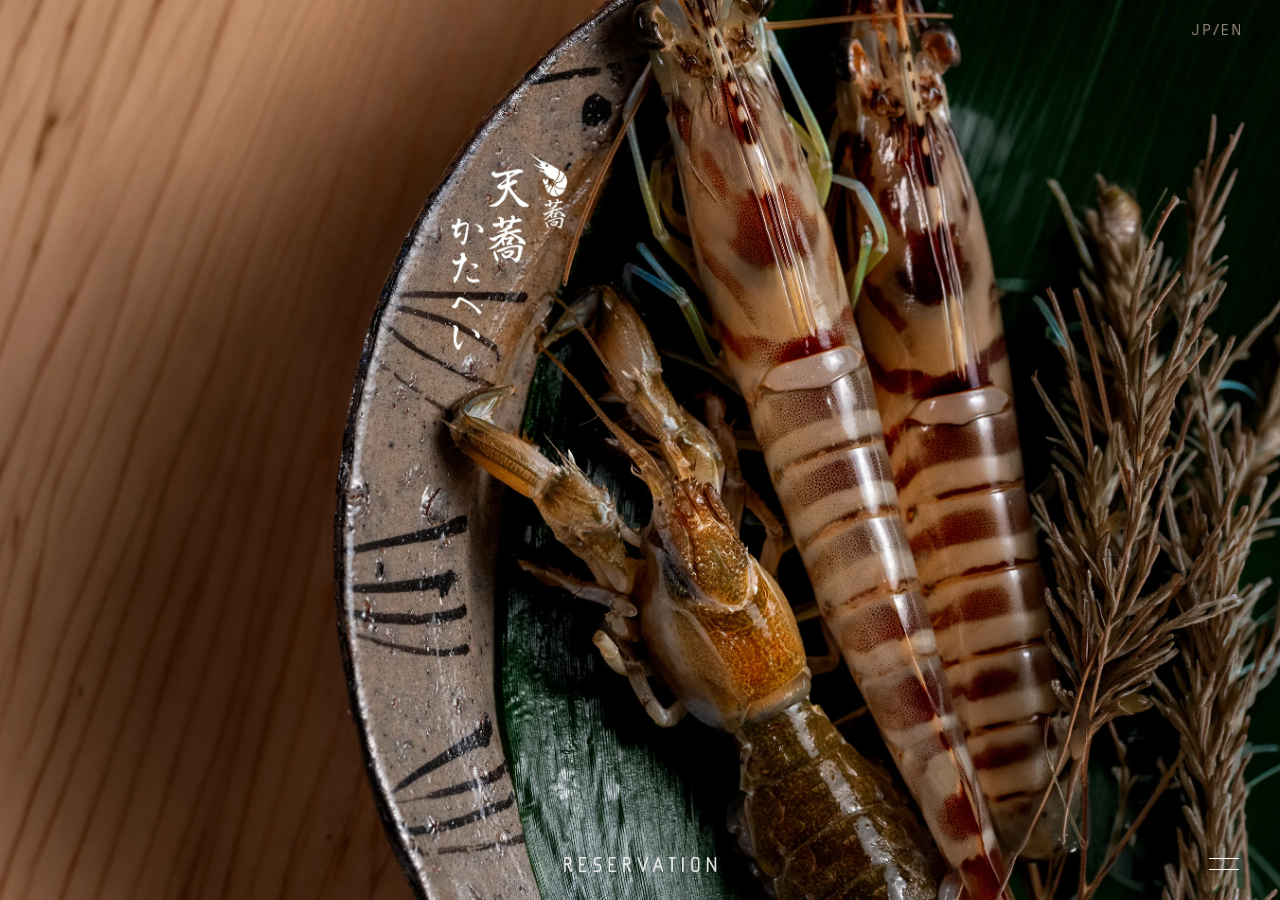
<file: index.html>
<!doctype html>
<html lang="ja" dir="ltr">

<head>
    <!--
	天ぷら | 天蕎かたへい | 熊本市中心部
    https://www.katahei.jp/
    image/favicon.webp
	image/ogp.webp
    ?●16
	-->


	<meta charset="UTF-8">
	<meta http-equiv="X-UA-Compatible" content="IE=edge">
	<meta name="viewport" content="width=device-width, initial-scale=1.0">
	<meta name="format-detection" content="telephone=no">
	<title>天ぷら | 天蕎かたへい | 熊本市中心部</title>
	<meta name="description"
		content="「天蕎かたへい」は、こだわりの蕎麦と天ぷらを楽しめる、落ち着いた雰囲気のお店です。素材の持ち味を大切にした丁寧な料理と、ゆっくりと食事を楽しめる空間が魅力。蕎麦好きはもちろん、上質な和食を味わいたい方にもおすすめです。
">
	<link rel="canonical" href="https://www.katahei.jp//">
	<link rel="icon" sizes="192x192" href="image/favicon.webp" type="image/png">
	<link rel="shortcut icon" href="image/favicon.webp" type="image/png">
	<link rel="apple-touch-icon-precomposed" href="image/favicon.webp">
	<meta name="msapplication-TileImage" content="image/favicon.webp">
	<meta name="msapplication-TileColor" content="#595757">

	<meta property="og:url" content="https://www.katahei.jp//">
	<meta property="og:title" content="天ぷら | 天蕎かたへい | 熊本市中心部">
	<meta property="og:type" content="website">
	<meta property="og:description"
		content="「天蕎かたへい」は、こだわりの蕎麦と天ぷらを楽しめる、落ち着いた雰囲気のお店です。素材の持ち味を大切にした丁寧な料理と、ゆっくりと食事を楽しめる空間が魅力。蕎麦好きはもちろん、上質な和食を味わいたい方にもおすすめです。
">
	<meta property="og:image" content="image/ogp.webp">
	<meta property="og:site_name" content="天ぷら | 天蕎かたへい | 熊本市中心部">
	<meta property="og:locale" content="ja_JP" />

	<!-- css -->
	<link rel="stylesheet" href="css/cdn/reset.css">
	<link rel="stylesheet" href="css/cdn/swiper.css">

	<link rel="stylesheet" href="css/style.css?●16">

	<!-- js -->
	<script src="js/cdn/jquery.js?●16"></script>
	<script src="js/cdn/swiper.js?●16"></script>

    <!-- font -->
    <link
		href="https://fonts.googleapis.com/css2?family=Noto+Sans+JP:wght@400;700&family=Roboto:wght@400;700&display=swap"
		rel="stylesheet">
</head>


<body>


	<div class="hamburger">
		<button class="menu-toggle" id="menuToggle" aria-label="メニューを開く" aria-expanded="false">
			<span class="bar"></span>
			<span class="bar"></span>
		</button>
		<ul class="menu-list" id="menuList">
			<li><a href="index.html">
				<img class="" src="image/menu/HOME.webp" alt="HOME"/></a></li>
			<li><a href="message.html">
				<img class="" src="image/menu/MESSAGE.webp" alt="MESSAGE"/></a></li>
			<li><a href="info.html">
				<img class="" src="image/menu/INFO.webp" alt="INFO"/></a></li>
			<li><a href="reservation.html">
				<img class="" src="image/menu/RESERVATION.webp" alt="RESERVATION"/></a></li>
			<li><a href="https://www.instagram.com/tensokatahei/">
				<img class="" src="image/menu/INSTAGRAM.webp" alt="INSTAGRAM"/></a></li>
			<li><a href="photo.html">
				<img class="" src="image/menu/PHOTO.webp" alt="PHOTO"/></a></li>
			<li><a href="https://kaminoura.studio.site/">
				<img class="" src="image/menu/NEWS.webp" alt="NEWS"/></a></li>
		</ul>
	</div>

	<a class="reservation" href="reservation.html">
		<img class="" src="image/menu/index_RESERVATION.webp" alt="天蕎かたへい"/>
	</a>

	<div class="language-switch">
		<button type="button" data-lang="ja"><img class="" 
			src="image/index_j_jp_en.webp" alt="天蕎かたへい"/></button>
		<span><img class="" 
			src="image/index___jp_en.webp" alt="天蕎かたへい"/></span>
		<button type="button" data-lang="en"><img class="" 
			src="image/index_e_jp_en.webp" alt="天蕎かたへい"/></button>
	</div>


	<!-- header -->
	<header class="header"></header>

	</header>
	<!-- header -->


	<!-- main -->
	<main  class="main">

	</main>
	<!-- main -->


	<!-- footer -->
	<footer class="footer">

	</footer>
	<!-- footer -->
	 

	<!-- Swiper -->
	<div class="index swiper sp">
		<div class="swiper-wrapper">
			<!--
			<div class="swiper-slide">
				<img src=""
				alt="天蕎かたへい">
			</div>
			-->
			<div class="swiper-slide">
				<img src="image/swi1.webp"
				alt="天蕎かたへい">
			</div>
			<div class="swiper-slide">
				<img src="image/swi2.webp"
				alt="天蕎かたへい">
			</div>
			<div class="swiper-slide">
				<img src="image/swi3.webp"
				alt="天蕎かたへい">
			</div>
			<div class="swiper-slide">
				<img src="image/swi4.webp"
				alt="天蕎かたへい">
			</div>
		</div>
	</div>


	<img class="bg pc" src="image/swi2.webp" alt="天蕎かたへい"/>


	<script src="js/base.js?●16"></script>
	<!-- <script src="js/swi.js?●16"></script> -->


</body>

</html>
</file>
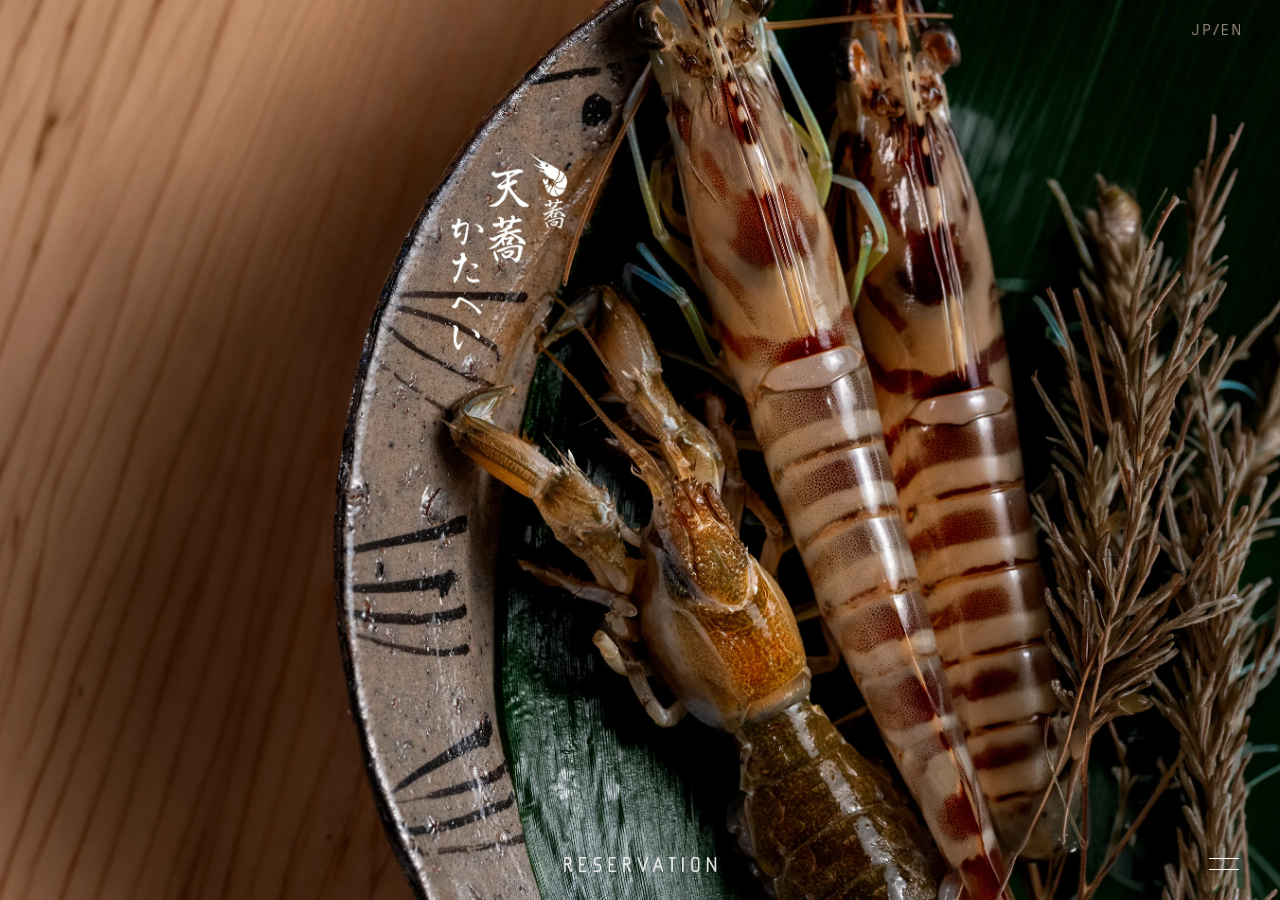
<file: index_p1.html>
<!doctype html>
<html lang="ja" dir="ltr">

<head>
    <!--
	天ぷら | 天蕎かたへい | 熊本市中心部
    https://www.katahei.jp/
    image/favicon.webp
	image/ogp.webp
    ?●15
	-->


	<meta charset="UTF-8">
	<meta http-equiv="X-UA-Compatible" content="IE=edge">
	<meta name="viewport" content="width=device-width, initial-scale=1.0">
	<meta name="format-detection" content="telephone=no">
	<title>天ぷら | 天蕎かたへい | 熊本市中心部</title>
	<meta name="description"
		content="「天蕎かたへい」は、こだわりの蕎麦と天ぷらを楽しめる、落ち着いた雰囲気のお店です。素材の持ち味を大切にした丁寧な料理と、ゆっくりと食事を楽しめる空間が魅力。蕎麦好きはもちろん、上質な和食を味わいたい方にもおすすめです。
">
	<link rel="canonical" href="https://www.katahei.jp//">
	<link rel="icon" sizes="192x192" href="image/favicon.webp" type="image/png">
	<link rel="shortcut icon" href="image/favicon.webp" type="image/png">
	<link rel="apple-touch-icon-precomposed" href="image/favicon.webp">
	<meta name="msapplication-TileImage" content="image/favicon.webp">
	<meta name="msapplication-TileColor" content="#595757">

	<meta property="og:url" content="https://www.katahei.jp//">
	<meta property="og:title" content="天ぷら | 天蕎かたへい | 熊本市中心部">
	<meta property="og:type" content="website">
	<meta property="og:description"
		content="「天蕎かたへい」は、こだわりの蕎麦と天ぷらを楽しめる、落ち着いた雰囲気のお店です。素材の持ち味を大切にした丁寧な料理と、ゆっくりと食事を楽しめる空間が魅力。蕎麦好きはもちろん、上質な和食を味わいたい方にもおすすめです。
">
	<meta property="og:image" content="image/ogp.webp">
	<meta property="og:site_name" content="天ぷら | 天蕎かたへい | 熊本市中心部">
	<meta property="og:locale" content="ja_JP" />

	<!-- css -->
	<link rel="stylesheet" href="css/cdn/reset.css">
	<link rel="stylesheet" href="css/cdn/swiper.css">

	<link rel="stylesheet" href="css/style.css?●15">

	<!-- js -->
	<script src="js/cdn/jquery.js?●15"></script>
	<script src="js/cdn/swiper.js?●15"></script>

    <!-- font -->
    <link
		href="https://fonts.googleapis.com/css2?family=Noto+Sans+JP:wght@400;700&family=Roboto:wght@400;700&display=swap"
		rel="stylesheet">
</head>


<body>


	<div class="hamburger">
		<button class="menu-toggle" id="menuToggle" aria-label="メニューを開く" aria-expanded="false">
			<span class="bar"></span>
			<span class="bar"></span>
		</button>
		<ul class="menu-list" id="menuList">
			<li><a href="index.html">
				<img class="" src="image/menu/HOME.webp" alt="HOME"/></a></li>
			<li><a href="message.html">
				<img class="" src="image/menu/MESSAGE.webp" alt="MESSAGE"/></a></li>
			<li><a href="info.html">
				<img class="" src="image/menu/INFO.webp" alt="INFO"/></a></li>
			<li><a href="reservation.html">
				<img class="" src="image/menu/RESERVATION.webp" alt="RESERVATION"/></a></li>
			<li><a href="https://www.instagram.com/tensokatahei/">
				<img class="" src="image/menu/INSTAGRAM.webp" alt="INSTAGRAM"/></a></li>
			<li><a href="photo.html">
				<img class="" src="image/menu/PHOTO.webp" alt="PHOTO"/></a></li>
			<li><a href="https://kaminoura.studio.site/">
				<img class="" src="image/menu/NEWS.webp" alt="NEWS"/></a></li>
		</ul>
	</div>

	<a class="reservation" href="reservation.html">
		<img class="" src="image/menu/index_RESERVATION.webp" alt="天蕎かたへい"/>
	</a>

	<div class="language-switch">
		<button type="button" data-lang="ja"><img class="" 
			src="image/index_j_jp_en.webp" alt="天蕎かたへい"/></button>
		<span><img class="" 
			src="image/index___jp_en.webp" alt="天蕎かたへい"/></span>
		<button type="button" data-lang="en"><img class="" 
			src="image/index_e_jp_en.webp" alt="天蕎かたへい"/></button>
	</div>


	<!-- header -->
	<header class="header"></header>

	</header>
	<!-- header -->


	<!-- main -->
	<main  class="main">
		<img class="swiper_btn sp" src="image/menu/logo.webp" alt="天蕎かたへい">
		<img class="swiper_btn_bg bg sp" src="image/all_bg.webp" alt="天蕎かたへい">

		<!-- Swiper -->
		<div class="swiper2 sp">
			<div class="swiper-wrapper">
				<!--
				<div class="swiper-slide">
					<img src=""
					alt="天蕎かたへい">
				</div>
				-->
				<div class="swiper-slide">
					<img src="image/swi1.webp"
					alt="天蕎かたへい">
				</div>
				<div class="swiper-slide">
					<img src="image/swi2.webp"
					alt="天蕎かたへい">
				</div>
				<div class="swiper-slide">
					<img src="image/swi3.webp"
					alt="天蕎かたへい">
				</div>
				<div class="swiper-slide">
					<img src="image/swi4.webp"
					alt="天蕎かたへい">
				</div>
			</div>
		</div>
	</main>
	<!-- main -->


	<!-- footer -->
	<footer class="footer">

	</footer>
	<!-- footer -->


	<img class="bg pc" src="image/swi2.webp" alt="天蕎かたへい"/>


	<style>
		.swiper_btn{
			width: 2rem;
			height: auto;
			margin: 0;
			padding: 0;
			position: fixed;
			top: 50%;
			left: 50%;
			transform: translate(-50%,-50%);
			z-index: 3;
		}

		.swiper_btn_bg{
			z-index: 2;
		}

		.swiper_btn,
		.swiper_btn_bg {
			opacity: 1;
			transition: opacity 0.5s ease;
		}

		.swiper_btn.is-hidden,
		.swiper_btn_bg.is-hidden {
			opacity: 0;
		}

		/* ------------------------- */

		.swiper2 {
			width: 100%;
			height: 100%;
			margin: 0 auto;
			padding: 0;
			overflow: inherit;

			position: fixed;
			top: 50%;
			left: 50%;
			transform: translate(-50%,-50%);

			z-index: 1;
		}

		.swiper2 .swiper-slide {
			display: flex;
			justify-content: center;
			align-items: center;
		}

		.swiper2 .swiper-slide img {
			width: 100%;
			height: 100%;
			object-fit: cover;
			display: block;
		}
	</style>
	<script src="js/base.js?●15"></script>
	<script>
		const swiper2 = new Swiper('.swiper2', {
			loop: true,
			effect: 'fade',
			fadeEffect: {
				crossFade: true,
			},
			slidesPerView: 1,
			speed: 1000,
			autoplay: {
				delay: 100,
				disableOnInteraction: false,
			},
			allowTouchMove: false,
		});

		const swiperBtn = document.querySelector('.swiper_btn');
		const swiperBtnBg = document.querySelector('.swiper_btn_bg');

		swiperBtn.addEventListener('click', function () {

			// 非表示
			swiperBtn.classList.add('is-hidden');
			swiperBtnBg.classList.add('is-hidden');

			// 3秒後に表示
			setTimeout(() => {

				swiperBtn.classList.remove('is-hidden');
				swiperBtnBg.classList.remove('is-hidden');

			}, 3000);

		});
	</script>
	<!-- <script src="js/swi.js?●15"></script> -->


</body>

</html>
</file>
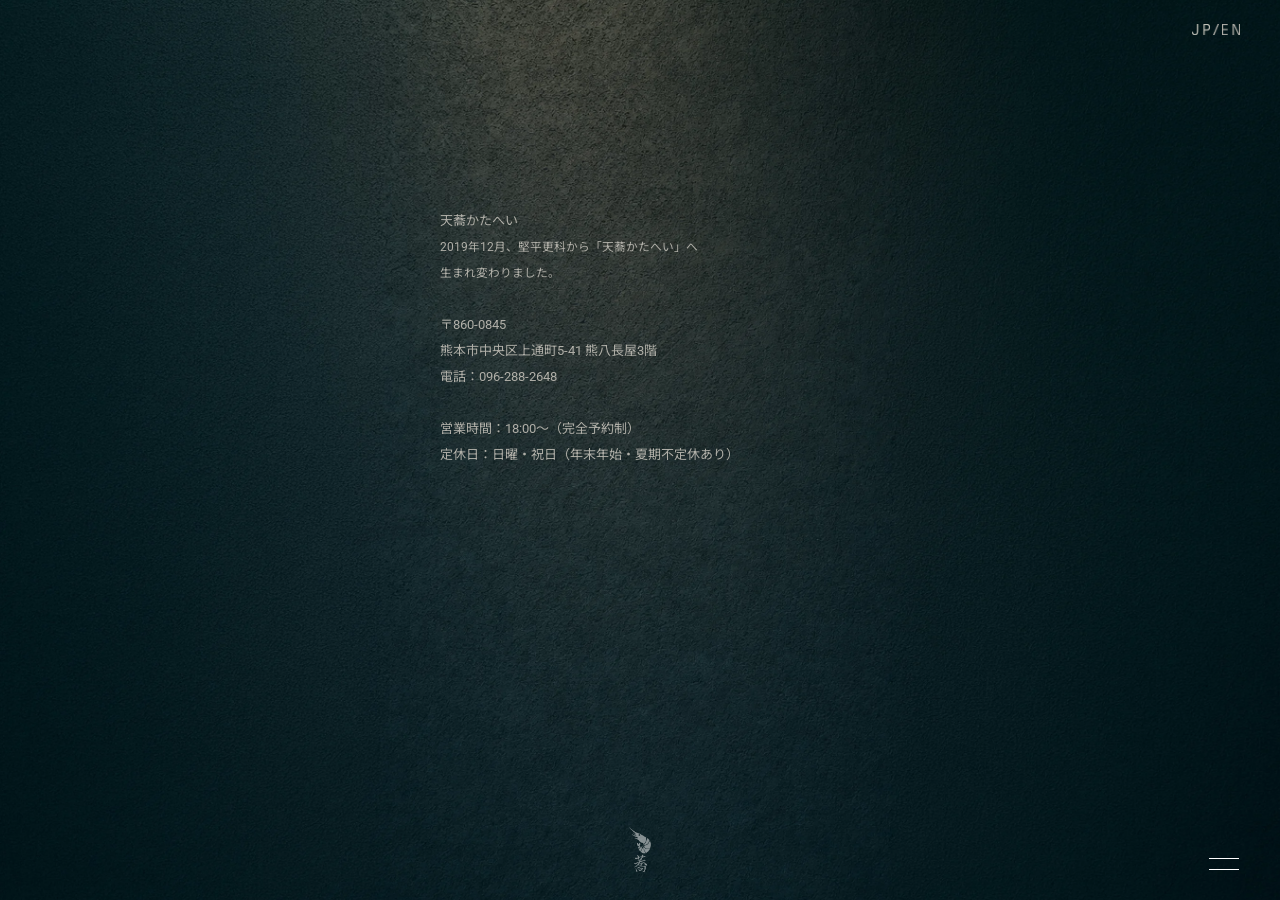
<file: info.html>
<!doctype html>
<html lang="ja" dir="ltr">

<head>
     <!--
	天ぷら | 天蕎かたへい | 熊本市中心部
    https://www.katahei.jp/
    image/favicon.webp
	image/ogp.webp
    ?●16
	-->


	<meta charset="UTF-8">
	<meta http-equiv="X-UA-Compatible" content="IE=edge">
	<meta name="viewport" content="width=device-width, initial-scale=1.0">
	<meta name="format-detection" content="telephone=no">
	<title>天ぷら | 天蕎かたへい | 熊本市中心部</title>
	<meta name="description"
		content="「天蕎かたへい」は、こだわりの蕎麦と天ぷらを楽しめる、落ち着いた雰囲気のお店です。素材の持ち味を大切にした丁寧な料理と、ゆっくりと食事を楽しめる空間が魅力。蕎麦好きはもちろん、上質な和食を味わいたい方にもおすすめです。
">
	<link rel="canonical" href="https://www.katahei.jp//">
	<link rel="icon" sizes="192x192" href="image/favicon.webp" type="image/png">
	<link rel="shortcut icon" href="image/favicon.webp" type="image/png">
	<link rel="apple-touch-icon-precomposed" href="image/favicon.webp">
	<meta name="msapplication-TileImage" content="image/favicon.webp">
	<meta name="msapplication-TileColor" content="#595757">

	<meta property="og:url" content="https://www.katahei.jp//">
	<meta property="og:title" content="天ぷら | 天蕎かたへい | 熊本市中心部">
	<meta property="og:type" content="website">
	<meta property="og:description"
		content="「天蕎かたへい」は、こだわりの蕎麦と天ぷらを楽しめる、落ち着いた雰囲気のお店です。素材の持ち味を大切にした丁寧な料理と、ゆっくりと食事を楽しめる空間が魅力。蕎麦好きはもちろん、上質な和食を味わいたい方にもおすすめです。
">
	<meta property="og:image" content="image/ogp.webp">
	<meta property="og:site_name" content="天ぷら | 天蕎かたへい | 熊本市中心部">
	<meta property="og:locale" content="ja_JP" />

	<!-- css -->
	<link rel="stylesheet" href="css/cdn/reset.css">
	<link rel="stylesheet" href="css/cdn/swiper.css">

	<link rel="stylesheet" href="css/style.css?●16">

	<!-- js -->
	<script src="js/cdn/jquery.js?●16"></script>
	<script src="js/cdn/swiper.js?●16"></script>

    <!-- font -->
    <link
		href="https://fonts.googleapis.com/css2?family=Noto+Sans+JP:wght@400;700&family=Roboto:wght@400;700&display=swap"
		rel="stylesheet">
</head>


<body>


	<div class="hamburger">
		<button class="menu-toggle" id="menuToggle" aria-label="メニューを開く" aria-expanded="false">
			<span class="bar"></span>
			<span class="bar"></span>
		</button>
		<ul class="menu-list" id="menuList">
			<li><a href="index.html">
				<img class="" src="image/menu/HOME.webp" alt="HOME"/></a></li>
			<li><a href="message.html">
				<img class="" src="image/menu/MESSAGE.webp" alt="MESSAGE"/></a></li>
			<li><a href="info.html">
				<img class="" src="image/menu/INFO.webp" alt="INFO"/></a></li>
			<li><a href="reservation.html">
				<img class="" src="image/menu/RESERVATION.webp" alt="RESERVATION"/></a></li>
			<li><a href="https://www.instagram.com/tensokatahei/">
				<img class="" src="image/menu/INSTAGRAM.webp" alt="INSTAGRAM"/></a></li>
			<li><a href="photo.html">
				<img class="" src="image/menu/PHOTO.webp" alt="PHOTO"/></a></li>
			<li><a href="https://kaminoura.studio.site/">
				<img class="" src="image/menu/NEWS.webp" alt="NEWS"/></a></li>
		</ul>
	</div>

	<a class="reservation"
	href="index.html">
		<img class="home" src="image/menu/logo.webp" alt="HOME"/>
	</a>

	<div class="language-switch">
		<button type="button" data-lang="ja"><img class="" 
			src="image/all_j_jp_en.webp" alt="天蕎かたへい"/></button>
		<span><img class="" 
			src="image/all___jp_en.webp" alt="天蕎かたへい"/></span>
		<button type="button" data-lang="en"><img class="" 
			src="image/all_e_jp_en.webp" alt="天蕎かたへい"/></button>
	</div>


	<!-- header -->
	<header class="header"></header>

	</header>
	<!-- header -->


	<!-- main -->
	<main  class="main">

		<div class="fixebox info">
			<div class="text">
				<p>
					<span  class="ja">
						天蕎かたへい<br><span style="font-size: .9em !important;">2019年12月、堅平更科から「天蕎かたへい」へ<br>生まれ変わりました。</span>
						<br><br>〒860-0845<br>熊本市中央区上通町5-41 熊八長屋3階<br>電話：<a href="tel:096-288-2648">096-288-2648</a><br><br>営業時間：18:00〜（完全予約制）<br>定休日：日曜・祝日（年末年始・夏期不定休あり）<br>　
					</span>
					<span  class="en">
						Tenso Katahei<br><span style="font-size: .9em !important;">In December 2019, Katakei Sarashina began a new chapter as Tensoba Katahei.</span><br><br>〒860-0845<br>5-41 Kamitori-machi, Chuo-ku, Kumamoto City, Kumamoto<br>Tel : <a href="tel:096-288-2648">096-288-2648</a><br><br>Hours : From 18:00 (Reservation required)<br>Closed : Sundays & Public Holidays<br>Additional irregular holidays may apply during the New Year and summer periods.<br>　
					</span>
				</p>
			</div>

			<div class="map">
				<iframe src="https://www.google.com/maps/embed?pb=!1m18!1m12!1m3!1d3353.562008944482!2d130.70935477566385!3d32.80387087365248!2m3!1f0!2f0!3f0!3m2!1i1024!2i768!4f13.1!3m3!1m2!1s0x3540f5d0b34a7fe7%3A0x7b1da2dca8cfa050!2z5aSp6JWO44GL44Gf44G444GE!5e0!3m2!1sja!2sjp!4v1788482009441!5m2!1sja!2sjp"
				loading="lazy" referrerpolicy="strict-origin-when-cross-origin"></iframe>

				<!-- <iframe src="https://www.google.com/maps/embed?pb=!1m18!1m12!1m3!1d3353.562008944482!2d130.70935477566385!3d32.80387087365248!2m3!1f0!2f0!3f0!3m2!1i1024!2i768!4f13.1!3m3!1m2!1s0x3540f5d0b34a7fe7%3A0x7b1da2dca8cfa050!2z5aSp6JWO44GL44Gf44G444GE!5e0!3m2!1sja!2sjp!4v1788482009441!5m2!1sja!2sjp"
				loading="lazy" referrerpolicy="strict-origin-when-cross-origin"
				style="filter:grayscale(100%);-webkit-filter:grayscale(100%)"></iframe> -->

				<!-- <iframe src="https://www.google.com/maps/embed?pb=!1m18!1m12!1m3!1d3353.562008944482!2d130.70935477566385!3d32.80387087365248!2m3!1f0!2f0!3f0!3m2!1i1024!2i768!4f13.1!3m3!1m2!1s0x3540f5d0b34a7fe7%3A0x7b1da2dca8cfa050!2z5aSp6JWO44GL44Gf44G444GE!5e0!3m2!1sja!2sjp!4v1788482009441!5m2!1sja!2sjp"
				loading="lazy" referrerpolicy="strict-origin-when-cross-origin"
				style="filter: grayscale(100%) invert(93%) sepia(34%) hue-rotate(151deg) saturate(381%) brightness(86%) contrast(89%);"></iframe> -->
			</div>
		</div>

	</main>
	<!-- main -->


	<!-- footer -->
	<footer class="footer">

	</footer>
	<!-- footer -->


	<img class="bg" src="image/all_bg.webp" alt="天蕎かたへい"/>


	<script src="js/base.js?●16"></script>
	<!-- <script src="js/swi.js?●16"></script> -->

</body>

</html>
</file>
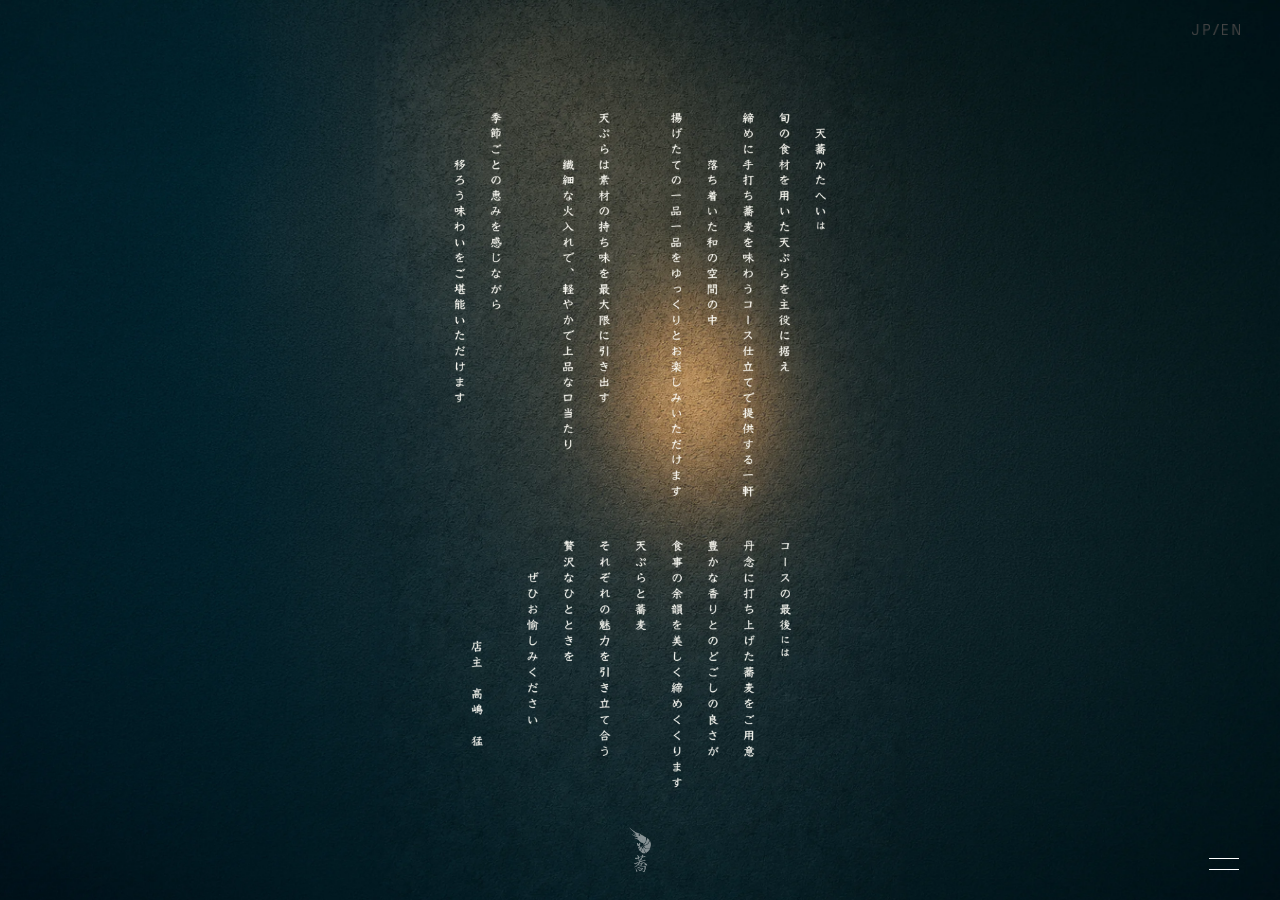
<file: message.html>
<!doctype html>
<html lang="ja" dir="ltr">

<head>
     <!--
	天ぷら | 天蕎かたへい | 熊本市中心部
    https://www.katahei.jp/
    image/favicon.webp
	image/ogp.webp
    ?●16
	-->


	<meta charset="UTF-8">
	<meta http-equiv="X-UA-Compatible" content="IE=edge">
	<meta name="viewport" content="width=device-width, initial-scale=1.0">
	<meta name="format-detection" content="telephone=no">
	<title>天ぷら | 天蕎かたへい | 熊本市中心部</title>
	<meta name="description"
		content="「天蕎かたへい」は、こだわりの蕎麦と天ぷらを楽しめる、落ち着いた雰囲気のお店です。素材の持ち味を大切にした丁寧な料理と、ゆっくりと食事を楽しめる空間が魅力。蕎麦好きはもちろん、上質な和食を味わいたい方にもおすすめです。
">
	<link rel="canonical" href="https://www.katahei.jp//">
	<link rel="icon" sizes="192x192" href="image/favicon.webp" type="image/png">
	<link rel="shortcut icon" href="image/favicon.webp" type="image/png">
	<link rel="apple-touch-icon-precomposed" href="image/favicon.webp">
	<meta name="msapplication-TileImage" content="image/favicon.webp">
	<meta name="msapplication-TileColor" content="#595757">

	<meta property="og:url" content="https://www.katahei.jp//">
	<meta property="og:title" content="天ぷら | 天蕎かたへい | 熊本市中心部">
	<meta property="og:type" content="website">
	<meta property="og:description"
		content="「天蕎かたへい」は、こだわりの蕎麦と天ぷらを楽しめる、落ち着いた雰囲気のお店です。素材の持ち味を大切にした丁寧な料理と、ゆっくりと食事を楽しめる空間が魅力。蕎麦好きはもちろん、上質な和食を味わいたい方にもおすすめです。
">
	<meta property="og:image" content="image/ogp.webp">
	<meta property="og:site_name" content="天ぷら | 天蕎かたへい | 熊本市中心部">
	<meta property="og:locale" content="ja_JP" />

	<!-- css -->
	<link rel="stylesheet" href="css/cdn/reset.css">
	<link rel="stylesheet" href="css/cdn/swiper.css">

	<link rel="stylesheet" href="css/style.css?●16">

	<!-- js -->
	<script src="js/cdn/jquery.js?●16"></script>
	<script src="js/cdn/swiper.js?●16"></script>

    <!-- font -->
    <link
		href="https://fonts.googleapis.com/css2?family=Noto+Sans+JP:wght@400;700&family=Roboto:wght@400;700&display=swap"
		rel="stylesheet">
</head>


<body>


	<div class="hamburger">
		<button class="menu-toggle" id="menuToggle" aria-label="メニューを開く" aria-expanded="false">
			<span class="bar"></span>
			<span class="bar"></span>
		</button>
		<ul class="menu-list" id="menuList">
			<li><a href="index.html">
				<img class="" src="image/menu/HOME.webp" alt="HOME"/></a></li>
			<li><a href="message.html">
				<img class="" src="image/menu/MESSAGE.webp" alt="MESSAGE"/></a></li>
			<li><a href="info.html">
				<img class="" src="image/menu/INFO.webp" alt="INFO"/></a></li>
			<li><a href="reservation.html">
				<img class="" src="image/menu/RESERVATION.webp" alt="RESERVATION"/></a></li>
			<li><a href="https://www.instagram.com/tensokatahei/">
				<img class="" src="image/menu/INSTAGRAM.webp" alt="INSTAGRAM"/></a></li>
			<li><a href="photo.html">
				<img class="" src="image/menu/PHOTO.webp" alt="PHOTO"/></a></li>
			<li><a href="https://kaminoura.studio.site/">
				<img class="" src="image/menu/NEWS.webp" alt="NEWS"/></a></li>
		</ul>
	</div>

	<a class="reservation"
	href="index.html">
		<img class="home" src="image/menu/logo.webp" alt="HOME"/>
	</a>

	<div class="language-switch">
		<button type="button" data-lang="ja"><img class="" 
			src="image/message_j_jp_en.webp" alt="天蕎かたへい"/></button>
		<span><img class="" 
			src="image/message___jp_en.webp" alt="天蕎かたへい"/></span>
		<button type="button" data-lang="en"><img class="" 
			src="image/message_e_jp_en.webp" alt="天蕎かたへい"/></button>
	</div>


	<!-- header -->
	<header class="header"></header>

	</header>
	<!-- header -->


	<!-- main -->
	<main  class="main">

		<div class="fixebox message">
			<img class="ja" src="image/message_j_text.webp"
			alt="天蕎かたへいは 旬の食材を用いた天ぷらを主役に据え 締めに手打ち蕎麦を味わうコース仕立てで提供する一軒 落ち着いた和の空間の中 揚げたての一品一品をゆっくりとお楽しみいただけます 天ぷらは素材の持ち味を最大限に引き出す 繊細な火入れで、軽やかで上品な口当たり 季節ごとの恵みを感じながら 移ろう味わいをご堪能いただけます コースの最後には 丹念に打ち上げた蕎麦をご用意 豊かな香りとのどごしの良さが 食事の余韻を美しく締めくくります 天ぷらと蕎麦 それぞれの魅力を引き立て合う 贅沢なひとときを ぜひお愉しみください 店主 高嶋 猛"/>
			<img class="en" src="image/message_e_text.webp"
			alt="At Tensoba Katahei, tempura takes center stage.The finest ingredients of each season are delicately prepared and served one by one at their peak, followed by freshly handcrafted soba to complete the course.In the quiet elegance of a traditional Japanese setting, each dish is meant to be savored slowly.Our tempura is prepared with precision and restraint, allowing the natural character of every ingredient to unfold. Delicate, light, and refined, each piece captures the essence of the season.As the seasons change, so too do the ingredients, aromas, and flavors—offering a dining experience that is never quite the same twice.To conclude the course, we serve soba, carefully handcrafted each day.Its delicate aroma and smooth, graceful texture bring the meal to a quiet and elegant close, leaving a lingering sense of the season.Tempura and soba.Two traditions, each enhancing the beauty of the other.We invite you to experience a moment of quiet indulgence, shaped by season, craftsmanship, and the harmony of Japanese cuisine.Takeshi TakashimaOwner & Chef"/>
		</div>

	</main>
	<!-- main -->


	<!-- footer -->
	<footer class="footer">

	</footer>
	<!-- footer -->


	<img class="bg" src="image/message_bg.webp" alt="天蕎かたへい"/>


	<script src="js/base.js?●16"></script>
	<!-- <script src="js/swi.js?●16"></script> -->

</body>

</html>
</file>
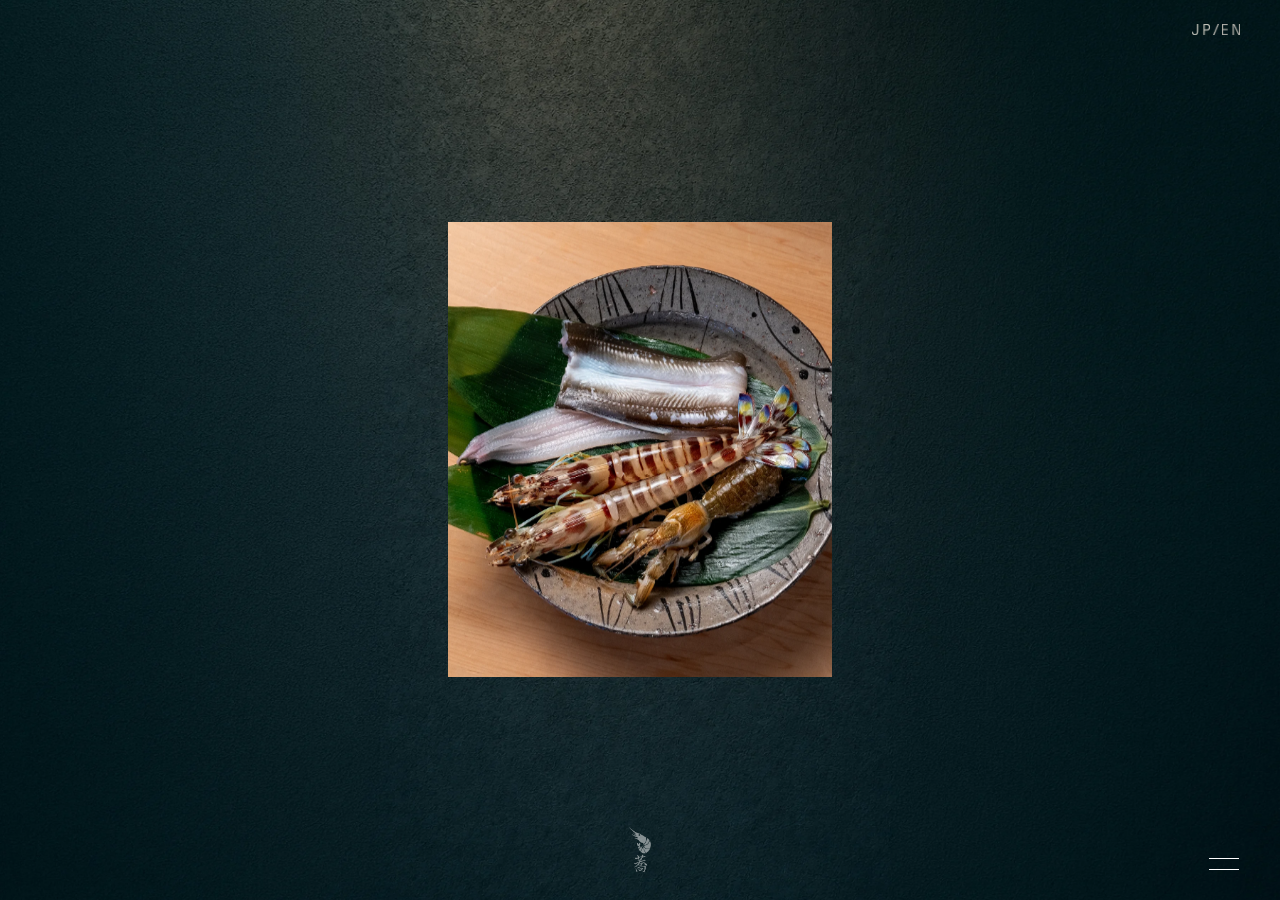
<file: photo.html>
<!doctype html>
<html lang="ja" dir="ltr">

<head>
     <!--
	天ぷら | 天蕎かたへい | 熊本市中心部
    https://www.katahei.jp/
    image/favicon.webp
	image/ogp.webp
    ?●16
	-->


	<meta charset="UTF-8">
	<meta http-equiv="X-UA-Compatible" content="IE=edge">
	<meta name="viewport" content="width=device-width, initial-scale=1.0">
	<meta name="format-detection" content="telephone=no">
	<title>天ぷら | 天蕎かたへい | 熊本市中心部</title>
	<meta name="description"
		content="「天蕎かたへい」は、こだわりの蕎麦と天ぷらを楽しめる、落ち着いた雰囲気のお店です。素材の持ち味を大切にした丁寧な料理と、ゆっくりと食事を楽しめる空間が魅力。蕎麦好きはもちろん、上質な和食を味わいたい方にもおすすめです。
">
	<link rel="canonical" href="https://www.katahei.jp//">
	<link rel="icon" sizes="192x192" href="image/favicon.webp" type="image/png">
	<link rel="shortcut icon" href="image/favicon.webp" type="image/png">
	<link rel="apple-touch-icon-precomposed" href="image/favicon.webp">
	<meta name="msapplication-TileImage" content="image/favicon.webp">
	<meta name="msapplication-TileColor" content="#595757">

	<meta property="og:url" content="https://www.katahei.jp//">
	<meta property="og:title" content="天ぷら | 天蕎かたへい | 熊本市中心部">
	<meta property="og:type" content="website">
	<meta property="og:description"
		content="「天蕎かたへい」は、こだわりの蕎麦と天ぷらを楽しめる、落ち着いた雰囲気のお店です。素材の持ち味を大切にした丁寧な料理と、ゆっくりと食事を楽しめる空間が魅力。蕎麦好きはもちろん、上質な和食を味わいたい方にもおすすめです。
">
	<meta property="og:image" content="image/ogp.webp">
	<meta property="og:site_name" content="天ぷら | 天蕎かたへい | 熊本市中心部">
	<meta property="og:locale" content="ja_JP" />

	<!-- css -->
	<link rel="stylesheet" href="css/cdn/reset.css">
	<link rel="stylesheet" href="css/cdn/swiper.css">

	<link rel="stylesheet" href="css/style.css?●16">

	<!-- js -->
	<script src="js/cdn/jquery.js?●16"></script>
	<script src="js/cdn/swiper.js?●16"></script>

    <!-- font -->
    <link
		href="https://fonts.googleapis.com/css2?family=Noto+Sans+JP:wght@400;700&family=Roboto:wght@400;700&display=swap"
		rel="stylesheet">
</head>


<body>


	<div class="hamburger">
		<button class="menu-toggle" id="menuToggle" aria-label="メニューを開く" aria-expanded="false">
			<span class="bar"></span>
			<span class="bar"></span>
		</button>
		<ul class="menu-list" id="menuList">
			<li><a href="index.html">
				<img class="" src="image/menu/HOME.webp" alt="HOME"/></a></li>
			<li><a href="message.html">
				<img class="" src="image/menu/MESSAGE.webp" alt="MESSAGE"/></a></li>
			<li><a href="info.html">
				<img class="" src="image/menu/INFO.webp" alt="INFO"/></a></li>
			<li><a href="reservation.html">
				<img class="" src="image/menu/RESERVATION.webp" alt="RESERVATION"/></a></li>
			<li><a href="https://www.instagram.com/tensokatahei/">
				<img class="" src="image/menu/INSTAGRAM.webp" alt="INSTAGRAM"/></a></li>
			<li><a href="photo.html">
				<img class="" src="image/menu/PHOTO.webp" alt="PHOTO"/></a></li>
			<li><a href="https://kaminoura.studio.site/">
				<img class="" src="image/menu/NEWS.webp" alt="NEWS"/></a></li>
		</ul>
	</div>

	<a class="reservation"
	href="index.html">
		<img class="home" src="image/menu/logo.webp" alt="HOME"/>
	</a>

	<div class="language-switch">
		<button type="button" data-lang="ja"><img class="" 
			src="image/all_j_jp_en.webp" alt="天蕎かたへい"/></button>
		<span><img class="" 
			src="image/all___jp_en.webp" alt="天蕎かたへい"/></span>
		<button type="button" data-lang="en"><img class="" 
			src="image/all_e_jp_en.webp" alt="天蕎かたへい"/></button>
	</div>


	<!-- header -->
	<header class="header"></header>

	</header>
	<!-- header -->


	<!-- main -->
	<main  class="main">

		<!-- Swiper -->
		<div class="photo swiper">
			<div class="swiper-wrapper">
				<!--
				<div class="swiper-slide">
					<img src=""
					alt="天蕎かたへい">
				</div>
				-->
				<div class="swiper-slide">
					<img src="image/photo/ph_1.webp"
					alt="天蕎かたへい">
				</div>
				<div class="swiper-slide"><img src="image/photo/ph_2.webp"alt="天蕎かたへい"></div>
				<div class="swiper-slide"><img src="image/photo/ph_3.webp"alt="天蕎かたへい"></div>
				<div class="swiper-slide"><img src="image/photo/ph_4.webp"alt="天蕎かたへい"></div>
				<div class="swiper-slide"><img src="image/photo/ph_5.webp"alt="天蕎かたへい"></div>
				<div class="swiper-slide"><img src="image/photo/ph_6.webp"alt="天蕎かたへい"></div>
				<div class="swiper-slide"><img src="image/photo/ph_7.webp"alt="天蕎かたへい"></div>
				<div class="swiper-slide"><img src="image/photo/ph_8.webp"alt="天蕎かたへい"></div>
				<div class="swiper-slide"><img src="image/photo/ph_9.webp"alt="天蕎かたへい"></div>
				<div class="swiper-slide"><img src="image/photo/ph_10.webp"alt="天蕎かたへい"></div>
				<div class="swiper-slide"><img src="image/photo/ph_11.webp"alt="天蕎かたへい"></div>
				<div class="swiper-slide"><img src="image/photo/ph_12.webp"alt="天蕎かたへい"></div>
				<div class="swiper-slide"><img src="image/photo/ph_13.webp"alt="天蕎かたへい"></div>
				<div class="swiper-slide"><img src="image/photo/ph_14.webp"alt="天蕎かたへい"></div>
				<div class="swiper-slide"><img src="image/photo/ph_15.webp"alt="天蕎かたへい"></div>
				<div class="swiper-slide"><img src="image/photo/ph_16.webp"alt="天蕎かたへい"></div>

			</div>
			<!-- <div class="arrow">
				<div class="swiper-button-prev"><img src="image/svg/arrow.svg" alt="天蕎かたへい"></div>
				<div class="swiper-button-next"><img src="image/svg/arrow.svg" alt="天蕎かたへい"></div>
			</div> -->
		</div>

	</main>
	<!-- main -->


	<!-- footer -->
	<footer class="footer">

	</footer>
	<!-- footer -->


	<img class="bg" src="image/all_bg.webp" alt="天蕎かたへい"/>


	<script src="js/base.js?●16"></script>
	<!-- <script src="js/swi.js?●16"></script> -->

</body>

</html>
</file>
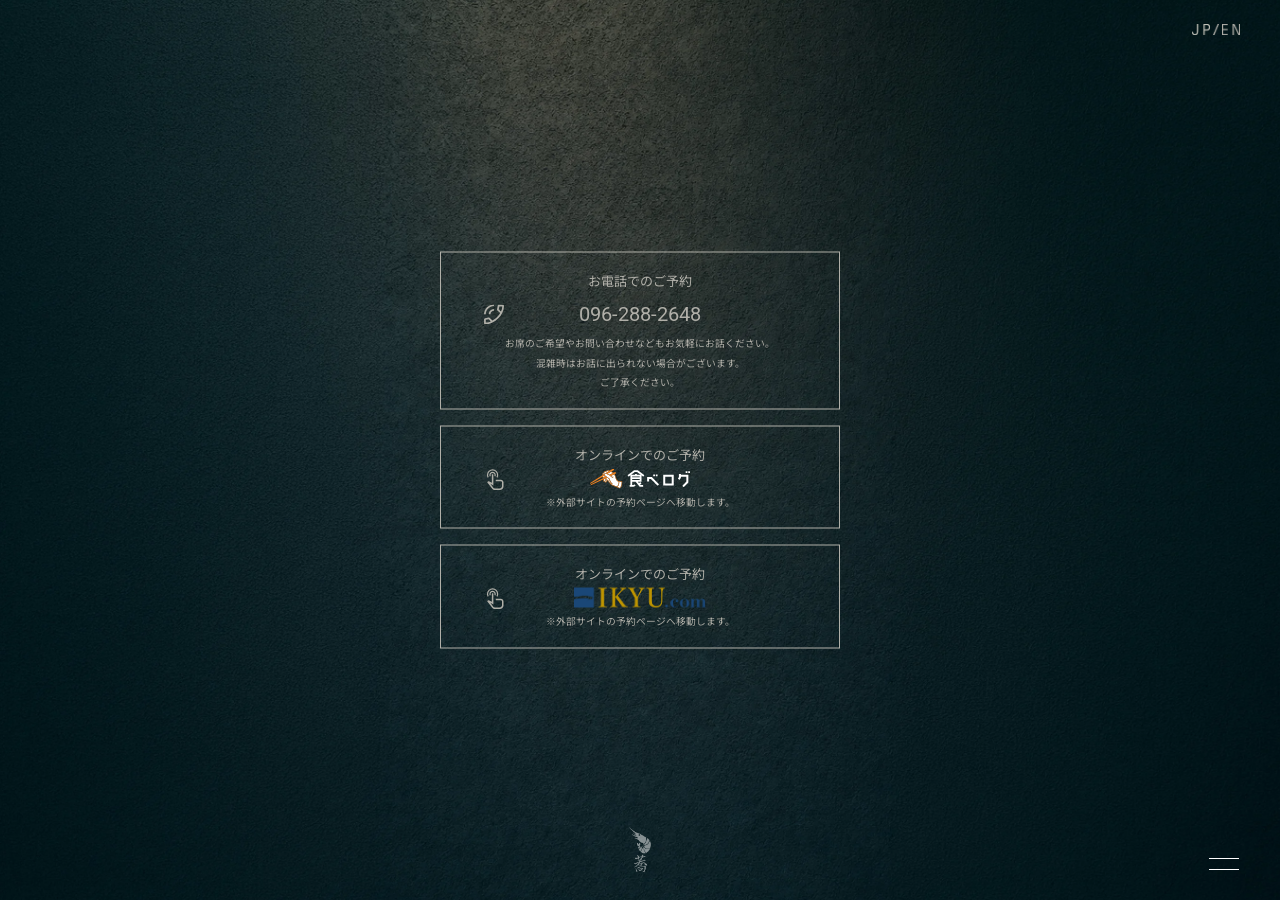
<file: reservation.html>
<!doctype html>
<html lang="ja" dir="ltr">

<head>
     <!--
	天ぷら | 天蕎かたへい | 熊本市中心部
    https://www.katahei.jp/
    image/favicon.webp
	image/ogp.webp
    ?●16
	-->


	<meta charset="UTF-8">
	<meta http-equiv="X-UA-Compatible" content="IE=edge">
	<meta name="viewport" content="width=device-width, initial-scale=1.0">
	<meta name="format-detection" content="telephone=no">
	<title>天ぷら | 天蕎かたへい | 熊本市中心部</title>
	<meta name="description"
		content="「天蕎かたへい」は、こだわりの蕎麦と天ぷらを楽しめる、落ち着いた雰囲気のお店です。素材の持ち味を大切にした丁寧な料理と、ゆっくりと食事を楽しめる空間が魅力。蕎麦好きはもちろん、上質な和食を味わいたい方にもおすすめです。
">
	<link rel="canonical" href="https://www.katahei.jp//">
	<link rel="icon" sizes="192x192" href="image/favicon.webp" type="image/png">
	<link rel="shortcut icon" href="image/favicon.webp" type="image/png">
	<link rel="apple-touch-icon-precomposed" href="image/favicon.webp">
	<meta name="msapplication-TileImage" content="image/favicon.webp">
	<meta name="msapplication-TileColor" content="#595757">

	<meta property="og:url" content="https://www.katahei.jp//">
	<meta property="og:title" content="天ぷら | 天蕎かたへい | 熊本市中心部">
	<meta property="og:type" content="website">
	<meta property="og:description"
		content="「天蕎かたへい」は、こだわりの蕎麦と天ぷらを楽しめる、落ち着いた雰囲気のお店です。素材の持ち味を大切にした丁寧な料理と、ゆっくりと食事を楽しめる空間が魅力。蕎麦好きはもちろん、上質な和食を味わいたい方にもおすすめです。
">
	<meta property="og:image" content="image/ogp.webp">
	<meta property="og:site_name" content="天ぷら | 天蕎かたへい | 熊本市中心部">
	<meta property="og:locale" content="ja_JP" />

	<!-- css -->
	<link rel="stylesheet" href="css/cdn/reset.css">
	<link rel="stylesheet" href="css/cdn/swiper.css">

	<link rel="stylesheet" href="css/style.css?●16">

	<!-- js -->
	<script src="js/cdn/jquery.js?●16"></script>
	<script src="js/cdn/swiper.js?●16"></script>

    <!-- font -->
    <link
		href="https://fonts.googleapis.com/css2?family=Noto+Sans+JP:wght@400;700&family=Roboto:wght@400;700&display=swap"
		rel="stylesheet">
</head>


<body>


	<div class="hamburger">
		<button class="menu-toggle" id="menuToggle" aria-label="メニューを開く" aria-expanded="false">
			<span class="bar"></span>
			<span class="bar"></span>
		</button>
		<ul class="menu-list" id="menuList">
			<li><a href="index.html">
				<img class="" src="image/menu/HOME.webp" alt="HOME"/></a></li>
			<li><a href="message.html">
				<img class="" src="image/menu/MESSAGE.webp" alt="MESSAGE"/></a></li>
			<li><a href="info.html">
				<img class="" src="image/menu/INFO.webp" alt="INFO"/></a></li>
			<li><a href="reservation.html">
				<img class="" src="image/menu/RESERVATION.webp" alt="RESERVATION"/></a></li>
			<li><a href="https://www.instagram.com/tensokatahei/">
				<img class="" src="image/menu/INSTAGRAM.webp" alt="INSTAGRAM"/></a></li>
			<li><a href="photo.html">
				<img class="" src="image/menu/PHOTO.webp" alt="PHOTO"/></a></li>
			<li><a href="https://kaminoura.studio.site/">
				<img class="" src="image/menu/NEWS.webp" alt="NEWS"/></a></li>
		</ul>
	</div>

	<a class="reservation"
	href="index.html">
		<img class="home" src="image/menu/logo.webp" alt="HOME"/>
	</a>

	<div class="language-switch">
		<button type="button" data-lang="ja"><img class="" 
			src="image/all_j_jp_en.webp" alt="天蕎かたへい"/></button>
		<span><img class="" 
			src="image/all___jp_en.webp" alt="天蕎かたへい"/></span>
		<button type="button" data-lang="en"><img class="" 
			src="image/all_e_jp_en.webp" alt="天蕎かたへい"/></button>
	</div>


	<!-- header -->
	<header class="header"></header>

	</header>
	<!-- header -->


	<!-- main -->
	<main  class="main">

		<div class="fixebox reserve">
			<!--  -->
			<div class="reservebox tel">

				<p class="title">
					<span  class="ja">
						お電話でのご予約
					</span>
					<span  class="en">
						Reservations by Phone
					</span>
				</p>

				<a href="tel:096-288-2648">
					<p>096-288-2648</p>
					<img src="image/svg/phone.svg" alt="天蕎かたへい"  class="tenmetu">
				</a>
				
				<p class="sbtitle">
					<span  class="ja">
						お席のご希望やお問い合わせなどもお気軽にお話ください。<br>混雑時はお話に出られない場合がございます。<br>ご了承ください。
					</span>
					<span  class="en">
						Please feel free to contact us regarding seating preferences or any inquiries. <br>During busy periods, we may be unable to answer your call. <br>Thank you for your understanding.
					</span>
				</p>

			</div>
			<!--  -->
			<!--  -->
			<div class="reservebox onl">

				<p class="title">
					<span  class="ja">
						オンラインでのご予約
					</span>
					<span  class="en">
						Online Reservations
					</span>
				</p>

				<a href="https://tabelog.com/kumamoto/A4301/A430101/43014435/">
					<img src="image/svg/tabelog.svg" alt="天蕎かたへい">
					<img src="image/svg/tap.svg" alt="天蕎かたへい"  class="tenmetu">
				</a>

				<p class="sbtitle">
					<span  class="ja">
						※外部サイトの予約ページへ移動します。
					</span>
					<span  class="en">
						※You will be redirected to an external reservation website.
					</span>
				</p>
				
			</div>
			<!--  -->
			<div class="reservebox onl">

				<p class="title">
					<span  class="ja">
						オンラインでのご予約
					</span>
					<span  class="en">
						Online Reservations
					</span>
				</p>

				<a href="https://restaurant.ikyu.com/120505">
					<img src="image/svg/ikyu.webp" alt="天蕎かたへい">
					<img src="image/svg/tap.svg" alt="天蕎かたへい"  class="tenmetu">
				</a>

				<p class="sbtitle">
					<span  class="ja">
						※外部サイトの予約ページへ移動します。
					</span>
					<span  class="en">
						※You will be redirected to an external reservation website.
					</span>
				</p>
				
			</div>
		</div>

	</main>
	<!-- main -->


	<!-- footer -->
	<footer class="footer">

	</footer>
	<!-- footer -->


	<img class="bg" src="image/all_bg.webp" alt="天蕎かたへい"/>


	<script src="js/base.js?●16"></script>
	<!-- <script src="js/swi.js?●16"></script> -->

</body>

</html>
</file>
<file: css/style.css>
:root{
    --c1: #fff;
    --c2: #000;
    --c3: #b0afa8;
    --fontsize_1: 13px;
    --fontsize_2: 16px;

    /* ハンバーガーメニューボタン */
    --box-w: 30px;
    --box-h: 12px;
    --line-h: 1px;
    --x-angle: 0deg;
    --x-scale: 1;
    
}

/* @media screen and (min-width: 768px){
    :root{
        
    }
} */

/* --------------------------------------- */
/* --------------------------------------- */
/* --------------------------------------- */

body{
    font-family: 'Roboto', 'Noto Sans JP', sans-serif;
    background: #000;
    line-height: 2;
}

main{
    overflow: hidden;
    z-index: 1;
    position: relative;
}

.pc{display: none;}
.sp{display: block;}

@media screen and (min-width: 768px){
    .pc{display: block !important;}
    .sp{display: none !important;}
}

/* --------------------------------------- */
/* bg */
.bg{
    width: 101%;
    height: 101%;
    position: fixed;
    top: 50%;
    left: 50%;
    transform: translate(-50%,-50%);
    object-fit: cover;
    z-index: 0;
}

/* --------------------------------------- */
/* menu */
a.reservation > img{
    width: auto;
    height: 15px;
}

a.reservation > img.home{
    height: 45px;
    opacity: .5;
}

.language-switch > button img,
.language-switch > span img{
    width: auto;
    height: 11px;
}
.language-switch > span{
    margin: 0 3px;
}

.menu-list a > img{
    width: auto;
    height: 11px;
    position: relative;
    z-index: 1;
}

/* --------------------------------------- */
/* reservation */
.reservation{
    position: fixed;
    left: 50%;
    transform: translateX(-50%);
    bottom: 28px;

    display: flex;

    z-index: 100;
}

/* --------------------------------------- */
/* ハンバーガーメニューボタン */
.menu-toggle {
    position: fixed;
    right: 0px;
    bottom: 0px;
    width: var(--box-w);
    height: var(--box-h);
    cursor: pointer;
    background: none;
    border: none;
    padding: 2rem;
    display: block;

    z-index: 100;
}

.menu-toggle .bar {
    position: absolute;
    right: 15px;
    width: var(--box-w);
    height: var(--line-h);
    background: var(--c1);
    transform-origin: center;
    transition: transform 0.45s cubic-bezier(0.65, 0, 0.35, 1);
}

.menu-toggle .bar:nth-child(1) { bottom: 41px; }
.menu-toggle .bar:nth-child(2) { bottom: 30px; }

/* --------------------------------------- */
/* ハンバーガーメニューボタン 開閉 */
.menu-toggle.is-open .bar:nth-child(1) {
    transform:
      translateY(calc((var(--box-h) - var(--line-h)) / 2))
      rotate(var(--x-angle))
      scaleX(var(--x-scale));
}

.menu-toggle.is-open .bar:nth-child(2) {
    transform:
      translateY(calc(-1 * (var(--box-h) - var(--line-h)) / 2))
      rotate(calc(-1 * var(--x-angle)))
      scaleX(var(--x-scale));
}

/* --------------------------------------- */
/* ハンバーガーメニューボタン メニュー項目 */
.menu-list {
    position: fixed;
    right: 15px;
    bottom: 60px;
    text-align: right;
    list-style: none;
    margin: 0;
    padding: 0;
    z-index: 2;
    pointer-events: none;
}

.menu-list li {
    margin-bottom: 26px;
    opacity: 0;
    transform: translateY(8px);
    transition: opacity 0.45s ease, transform 0.45s ease;
    pointer-events: none;
}

.menu-list li a {
    color: var(--c1);
    text-decoration: none;
    font-size: var(--fontsize_1);
    letter-spacing: 1px;

    position: relative;
    display: inline-block;
}

/* メニューリンク背景 */
.menu-list li a::before {
    content: "";
    position: absolute;
    left: -2px;
    top: 16px;
    width: 100%;
    height: 15px;
    background: #000;
    opacity: .25;
    z-index: 0;
}

.menu-list li a:hover {
    opacity: 0.6;
}

/* --------------------------------------- */
/* ハンバーガーメニューボタン フェードイン */
.menu-toggle.is-open ~ .menu-list li {
    opacity: 1;
    transform: translateY(0);
    pointer-events: auto;
}

.menu-toggle.is-open ~ .menu-list li:nth-child(1) { transition-delay: 0.05s; }
.menu-toggle.is-open ~ .menu-list li:nth-child(2) { transition-delay: 0.10s; }
.menu-toggle.is-open ~ .menu-list li:nth-child(3) { transition-delay: 0.15s; }
.menu-toggle.is-open ~ .menu-list li:nth-child(4) { transition-delay: 0.20s; }
.menu-toggle.is-open ~ .menu-list li:nth-child(5) { transition-delay: 0.25s; }
.menu-toggle.is-open ~ .menu-list li:nth-child(6) { transition-delay: 0.30s; }
.menu-toggle.is-open ~ .menu-list li:nth-child(7) { transition-delay: 0.35s; }

/* --------------------------------------- */
/* language-switch */
.language-switch {
    position: fixed;
    right: 15px;
    top: 0;
    z-index: 100;

    display: flex;
    flex-direction: row;
    justify-content: center;
    align-items: center;
}

.language-switch button {
    color: var(--c1);
    background: none;
    border: none;
    padding: 1.5rem 0;
    cursor: pointer;
    display: inline;
}

.language-switch button,
.language-switch span{
    display: flex;
}
.en {
    display: none;
}

@media screen and (min-width: 768px){
    .menu-toggle {
        right: 26px;
    }

    .menu-list {
        right: 40px;
    }

    .language-switch {
        right: 40px;
    }

}

/* --------------------------------------- */
/* fixebox */
.fixebox{
    width: 100%;
    height: 75%;
    margin: 0 auto;
    padding: 0;

    position: fixed;
    top: 50%;
    left: 50%;
    transform: translate(-50%,-50%);

    display: flex;
    align-items: center;
    justify-content: center;

    overflow-y: auto;
    &::-webkit-scrollbar {
        display: none;
    }
    scrollbar-width: none;
    -ms-overflow-style: none;

    z-index: 1;
}

/*----------------------------------------------------------------------------------*/
/*----------------------------------------------------------------------------------*/
/*----------------------------------------------------------------------------------*/
/* index */

.index.swiper {
    width: 100%;
    height: 100%;
    margin: 0 auto;
    padding: 0;
    overflow: inherit;

    position: fixed;
    top: 50%;
    left: 50%;
    transform: translate(-50%,-50%);

    z-index: 1;
}

.index.swiper .swiper-slide {
    display: flex;
    justify-content: center;
    align-items: center;
}

.index.swiper .swiper-slide img {
    width: 100%;
    height: 100%;
    object-fit: cover;
    display: block;
}

/*----------------------------------------------------------------------------------*/
/*----------------------------------------------------------------------------------*/
/*----------------------------------------------------------------------------------*/
/* message */

.fixebox.message img{
    width: auto;
    height: 100%;
}
.fixebox.message img.en{
    width: 100%;
    height: 100%;
    object-fit: contain;
}


/*----------------------------------------------------------------------------------*/
/*----------------------------------------------------------------------------------*/
/*----------------------------------------------------------------------------------*/
/* info */

.fixebox.info{
    align-items: center !important;
    justify-content: center !important;
    flex-direction: column !important;
}

.fixebox.info > div{
    width: 90%;
    max-width: 400px;
    margin: 0 auto;
    padding: 0;
    overflow: hidden;

    color: var(--c3);
    font-size: var(--fontsize_1);
}

iframe[src*="www.google.com/maps/embed"] {
    aspect-ratio: 4 / 2;
    width: 100%;
    height: auto;
}

/*----------------------------------------------------------------------------------*/
/*----------------------------------------------------------------------------------*/
/*----------------------------------------------------------------------------------*/
/* photo */

.photo.swiper {
    width: 100%;
    height: auto;
    margin: 0 auto;
    padding: 0;
    overflow: inherit;

    position: fixed;
    top: 50%;
    left: 50%;
    transform: translate(-50%,-50%);
}

.photo.swiper .swiper-wrapper{
    width: 100%;
}

.photo.swiper .swiper-slide {
    display: flex;
    justify-content: center;
    align-items: center;
}

.photo.swiper .swiper-slide img {
    width: 100%;
    height: 100%;
    object-fit: cover;
    display: block;
}

.arrow{
    width: 100%;
    height: auto;
    margin: 0;
    padding: 0;
    position: relative;

    display: flex;
    align-items: center;
    justify-content: center;
    flex-direction: row;
}

        .arrow .swiper-button-prev,
        .arrow .swiper-button-next{
            display: contents;

        }

        .arrow .swiper-button-prev img,
        .arrow .swiper-button-next img{
            width: 2.5rem;
            height: auto;
        }

        .arrow .swiper-button-prev img{
            transform: scaleX(-1);
        }

        .arrow .swiper-button-prev svg,
        .arrow .swiper-button-next svg{
            display: none !important;
        }

        .arrow .swiper-button-disabled {
            opacity: 0.3;
            pointer-events: none;
        }

        .arrow .swiper-button-disabled img{
            opacity: 0.3;
        }

@media screen and (min-width: 768px){
    .photo.swiper {
        width: 30%;        
    }
}


/*----------------------------------------------------------------------------------*/
/*----------------------------------------------------------------------------------*/
/*----------------------------------------------------------------------------------*/
/* reserve */

.fixebox.reserve{
    align-items: center !important;
    justify-content: center !important;
    flex-direction: column !important;

    font-size: var(--fontsize_1);
    color: var(--c3);
}

.fixebox.reserve .reservebox:nth-child(n + 2){
    margin-top: 1rem;
}

.reservebox{
    width: 90%;
    max-width: 400px;
    margin: 0 auto;
    padding: 1rem;
    overflow: hidden;

    text-align: center;

    border: 1px solid #b0afa8;
}

.reservebox > a{
    display: flex;
    align-items: center;
    justify-content: center;
    position: relative;
}

.reservebox > a p{font-size: 1.5em;}
.reservebox.tel > a img{
    width: 1.25rem;
    height: auto;
}
.reservebox.onl > a img:nth-child(1) {
    width: auto;
    height: 1.25rem;
    margin-bottom: .25rem;
}
.reservebox.onl > a img:nth-child(2) {
    width: 1.5rem;
    height: auto;
}
.reservebox .sbtitle{font-size: .75em;}

.tenmetu{
    position: absolute;
    top: 50%;
    left: 7.5%;
    transform: translateY(-50%);
    animation-name: smooth-fadein-out;
    animation-duration: 1.5s;
    animation-timing-function: ease;
    animation-delay: 0s;
    animation-iteration-count: infinite;
    animation-direction: alternate;
}

@keyframes smooth-fadein-out {
  0% {opacity: 0;}
  100% {opacity: 1;}
}
</file>
